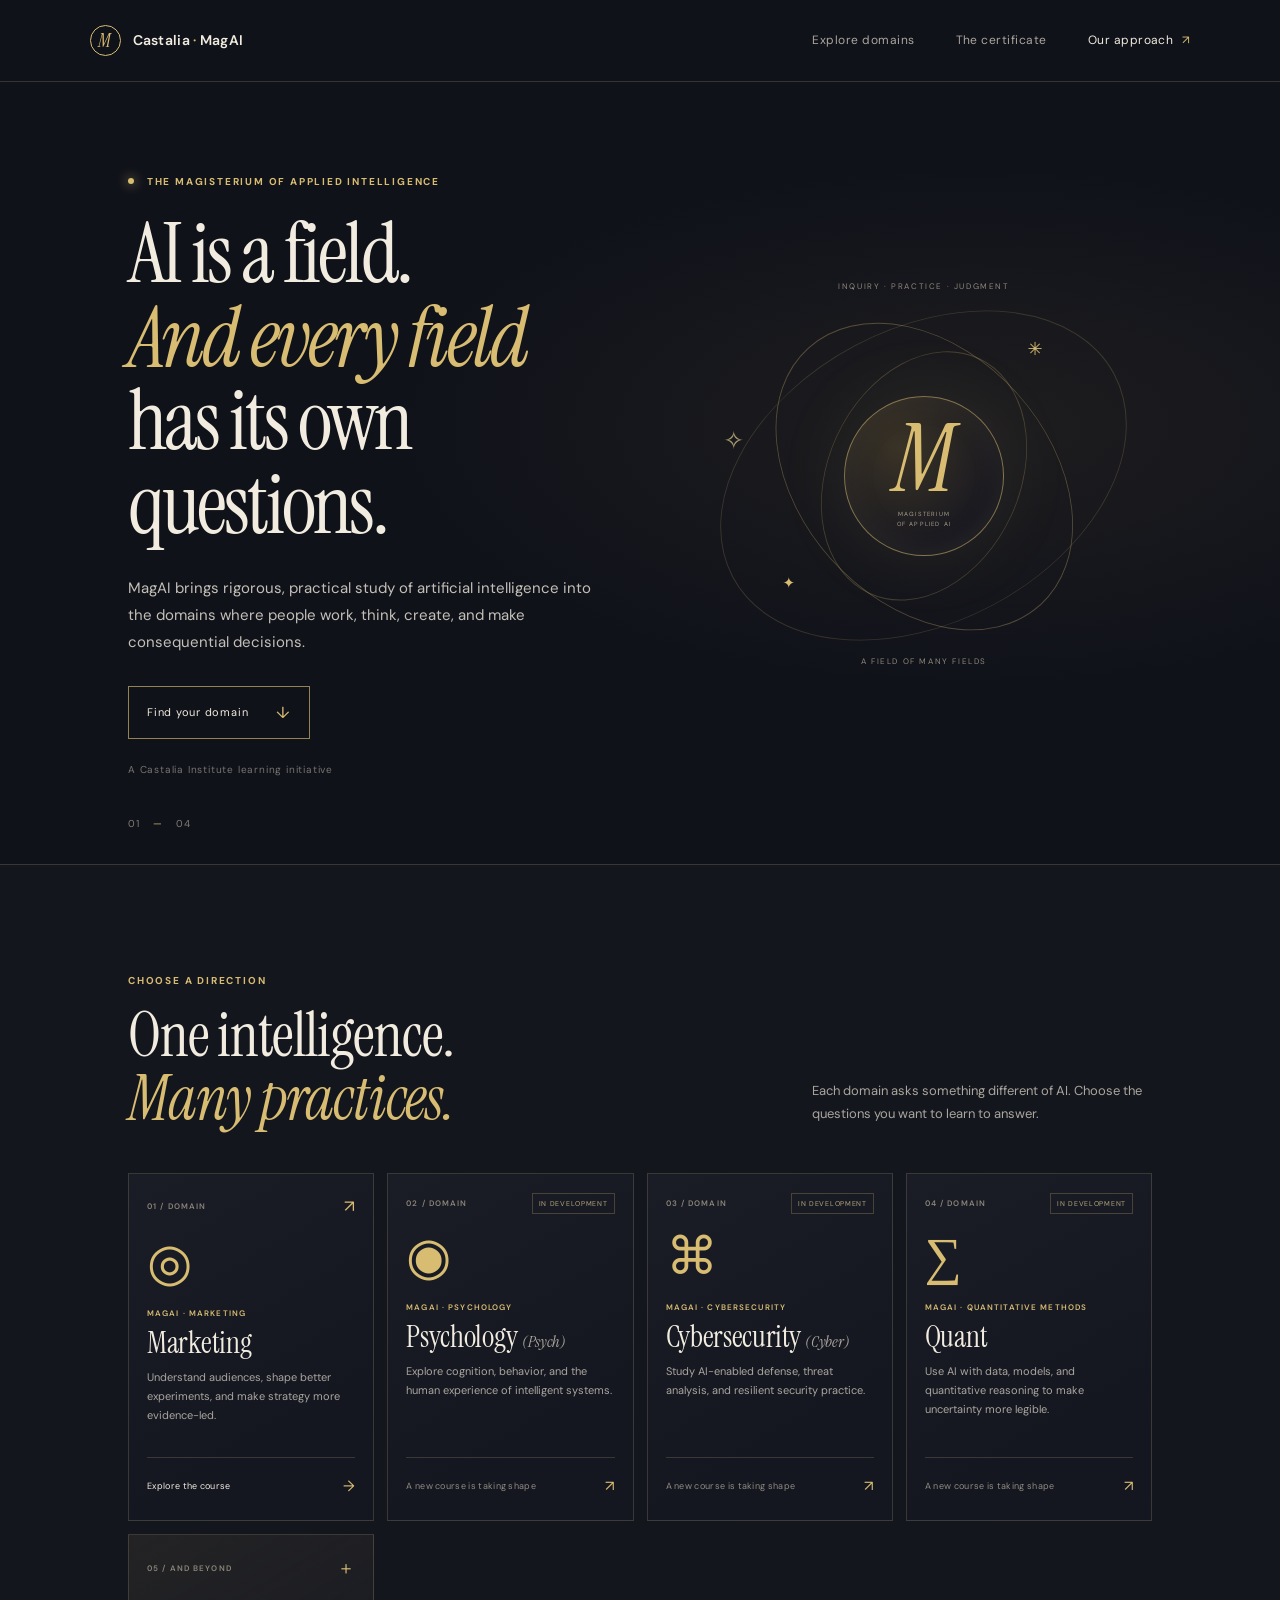
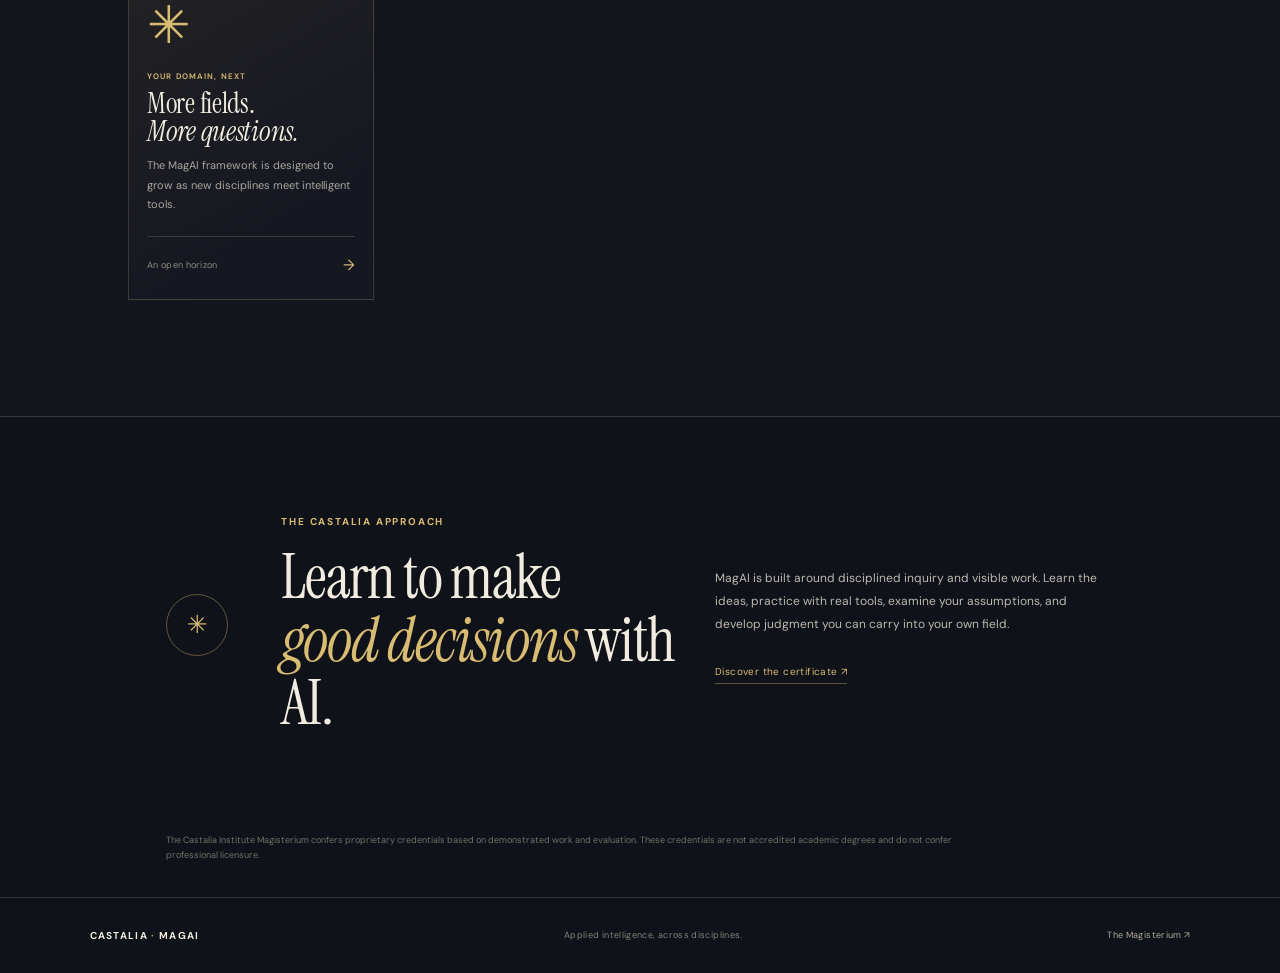
<file: index.html>
<!doctype html>
<html lang="en">
<head>
  <meta charset="utf-8">
  <meta name="viewport" content="width=device-width, initial-scale=1">
  <meta name="theme-color" content="#10121a">
  <meta name="description" content="MagAI by Castalia Institute: applied artificial intelligence across marketing, psychology, cybersecurity, and emerging fields.">
  <title>MagAI — Applied intelligence, across disciplines</title>
  <link rel="preconnect" href="https://fonts.googleapis.com">
  <link rel="preconnect" href="https://fonts.gstatic.com" crossorigin>
  <link href="https://fonts.googleapis.com/css2?family=DM+Sans:wght@400;500;600;700&family=Instrument+Serif:ital@0;1&display=swap" rel="stylesheet">
  <link rel="stylesheet" href="styles.css">
</head>
<body>
  <header class="topbar">
    <a class="wordmark" href="./" aria-label="MagAI home"><span class="sigil">M</span><span>Castalia <i>·</i> MagAI</span></a>
    <nav aria-label="Main navigation">
      <a href="#domains">Explore domains</a>
      <a href="certificate/">The certificate</a>
      <a class="nav-cta" href="#approach">Our approach <span aria-hidden="true">↗</span></a>
    </nav>
  </header>
  <main>
    <section class="hero">
      <div class="hero-copy">
        <p class="eyebrow"><span></span> The Magisterium of applied intelligence</p>
        <h1>AI is a field.<br><em>And every field</em><br>has its own questions.</h1>
        <p class="lede">MagAI brings rigorous, practical study of artificial intelligence into the domains where people work, think, create, and make consequential decisions.</p>
        <a class="button" href="#domains">Find your domain <span aria-hidden="true">↓</span></a>
        <p class="hero-note">A Castalia Institute learning initiative</p>
      </div>
      <div class="hero-art" aria-label="Abstract golden orbital illustration">
        <div class="orbit orbit-one"></div><div class="orbit orbit-two"></div><div class="orbit orbit-three"></div>
        <div class="core"><span class="core-mark">M</span><span class="core-caption">MAGISTERIUM<br>OF APPLIED AI</span></div>
        <span class="star star-a">✳</span><span class="star star-b">✦</span><span class="star star-c">✧</span>
        <span class="art-label label-top">INQUIRY · PRACTICE · JUDGMENT</span>
        <span class="art-label label-bottom">A FIELD OF MANY FIELDS</span>
      </div>
      <div class="hero-index">01 <span>—</span> 04</div>
    </section>
    <section class="domains" id="domains">
      <div class="section-heading">
        <div><p class="eyebrow">Choose a direction</p><h2>One intelligence.<br><em>Many practices.</em></h2></div>
        <p>Each domain asks something different of AI. Choose the questions you want to learn to answer.</p>
      </div>
      <div class="domain-grid">
        <a class="domain-card marketing" href="https://magisterium.castalia.institute/magai/marketing/">
          <div class="card-top"><span class="domain-number">01 / DOMAIN</span><span class="arrow">↗</span></div>
          <div class="domain-symbol">◎</div><div class="domain-meta">MAGAI · MARKETING</div>
          <h3>Marketing</h3><p>Understand audiences, shape better experiments, and make strategy more evidence-led.</p>
          <span class="card-link">Explore the course <b>→</b></span>
        </a>
        <article class="domain-card psychology">
          <div class="card-top"><span class="domain-number">02 / DOMAIN</span><span class="status">IN DEVELOPMENT</span></div>
          <div class="domain-symbol">◉</div><div class="domain-meta">MAGAI · PSYCHOLOGY</div>
          <h3>Psychology <span class="short">(Psych)</span></h3><p>Explore cognition, behavior, and the human experience of intelligent systems.</p>
          <span class="card-link muted-link">A new course is taking shape <b>↗</b></span>
        </article>
        <article class="domain-card cyber">
          <div class="card-top"><span class="domain-number">03 / DOMAIN</span><span class="status">IN DEVELOPMENT</span></div>
          <div class="domain-symbol">⌘</div><div class="domain-meta">MAGAI · CYBERSECURITY</div>
          <h3>Cybersecurity <span class="short">(Cyber)</span></h3><p>Study AI-enabled defense, threat analysis, and resilient security practice.</p>
          <span class="card-link muted-link">A new course is taking shape <b>↗</b></span>
        </article>
        <article class="domain-card quant">
          <div class="card-top"><span class="domain-number">04 / DOMAIN</span><span class="status">IN DEVELOPMENT</span></div>
          <div class="domain-symbol">∑</div><div class="domain-meta">MAGAI · QUANTITATIVE METHODS</div>
          <h3>Quant</h3><p>Use AI with data, models, and quantitative reasoning to make uncertainty more legible.</p>
          <span class="card-link muted-link">A new course is taking shape <b>↗</b></span>
        </article>
        <article class="domain-card future">
          <div class="card-top"><span class="domain-number">05 / AND BEYOND</span><span class="plus">＋</span></div>
          <div class="domain-symbol">✳</div><div class="domain-meta">YOUR DOMAIN, NEXT</div>
          <h3>More fields.<br><em>More questions.</em></h3><p>The MagAI framework is designed to grow as new disciplines meet intelligent tools.</p>
          <span class="card-link muted-link">An open horizon <b>→</b></span>
        </article>
      </div>
    </section>
    <section class="approach" id="approach">
      <div class="approach-mark" aria-hidden="true"><span>✳</span></div>
      <div><p class="eyebrow">The Castalia approach</p><h2>Learn to make<br><em>good decisions</em> with AI.</h2></div>
      <div class="approach-copy"><p>MagAI is built around disciplined inquiry and visible work. Learn the ideas, practice with real tools, examine your assumptions, and develop judgment you can carry into your own field.</p><a href="certificate/">Discover the certificate <span aria-hidden="true">↗</span></a></div>
    </section>
    <section class="disclaimer"><p>The Castalia Institute Magisterium confers proprietary credentials based on demonstrated work and evaluation. These credentials are not accredited academic degrees and do not confer professional licensure.</p></section>
  </main>
  <footer><a class="footer-brand" href="./">CASTALIA <span>·</span> MAGAI</a><span>Applied intelligence, across disciplines.</span><a href="https://magisterium.castalia.institute/">The Magisterium ↗</a></footer>
</body>
</html>
</file>
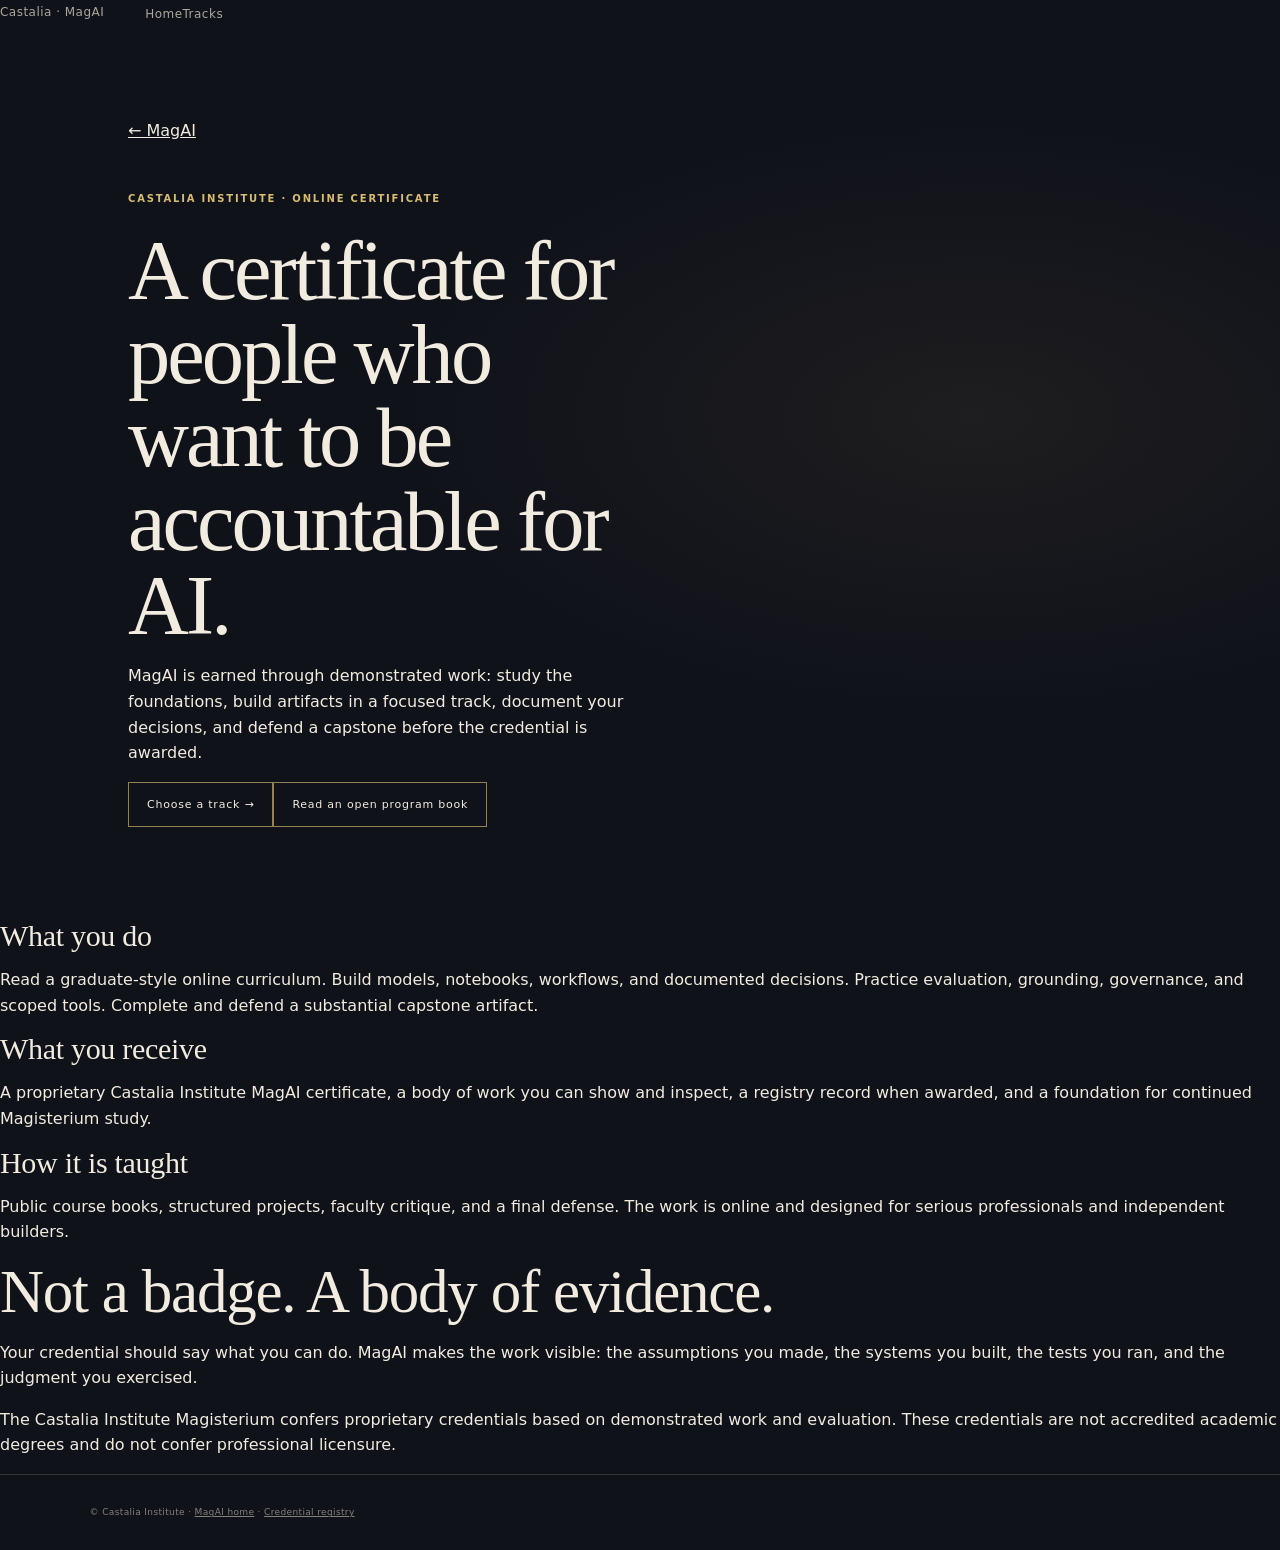
<file: certificate/index.html>
<!doctype html><html lang="en"><head><meta charset="utf-8"><meta name="viewport" content="width=device-width,initial-scale=1"><title>The MagAI Certificate — Castalia Institute</title><meta name="description" content="The Castalia MagAI online certificate: rigorous AI study, inspectable artifacts, and a defended capstone."><link rel="stylesheet" href="../styles.css"></head><body>
<header><div class="wrap"><nav><a class="brand" href="../">Castalia · MagAI</a><div><a href="../">Home</a><a href="../#tracks">Tracks</a></div></nav></div></header>
<main><section class="hero"><div class="wrap"><a href="../">← MagAI</a><div class="eyebrow" style="margin-top:48px">Castalia Institute · Online certificate</div><h1>A certificate for people who want to be accountable for AI.</h1><p class="lead">MagAI is earned through demonstrated work: study the foundations, build artifacts in a focused track, document your decisions, and defend a capstone before the credential is awarded.</p><div class="actions"><a class="button" href="../#tracks">Choose a track →</a><a class="button alt" href="https://magisterium.castalia.institute/magai/marketing/">Read an open program book</a></div></div></section>
<section><div class="wrap"><div class="grid"><article class="card"><h3>What you do</h3><p>Read a graduate-style online curriculum. Build models, notebooks, workflows, and documented decisions. Practice evaluation, grounding, governance, and scoped tools. Complete and defend a substantial capstone artifact.</p></article><article class="card"><h3>What you receive</h3><p>A proprietary Castalia Institute MagAI certificate, a body of work you can show and inspect, a registry record when awarded, and a foundation for continued Magisterium study.</p></article><article class="card"><h3>How it is taught</h3><p>Public course books, structured projects, faculty critique, and a final defense. The work is online and designed for serious professionals and independent builders.</p></article></div></div></section>
<section><div class="wrap"><h2>Not a badge. A body of evidence.</h2><p class="lead">Your credential should say what you can do. MagAI makes the work visible: the assumptions you made, the systems you built, the tests you ran, and the judgment you exercised.</p><p class="small">The Castalia Institute Magisterium confers proprietary credentials based on demonstrated work and evaluation. These credentials are not accredited academic degrees and do not confer professional licensure.</p></div></section></main>
<footer><div class="wrap">© Castalia Institute · <a href="../">MagAI home</a> · <a href="https://magisterium.castalia.institute/registry">Credential registry</a></div></footer></body></html>
</file>
<file: styles.css>
:root{color-scheme:dark;--ink:#10121a;--panel:#171923;--panel-hi:#1d202c;--paper:#f1ecdf;--muted:#aaa69d;--gold:#d8bc72;--line:rgba(222,205,158,.18);--serif:"Instrument Serif",Georgia,serif;--sans:"DM Sans",system-ui,sans-serif}
*{box-sizing:border-box}html{scroll-behavior:smooth}body{margin:0;background:var(--ink);color:var(--paper);font:16px/1.6 var(--sans);-webkit-font-smoothing:antialiased}a{color:inherit}.topbar{height:82px;padding:0 clamp(24px,7vw,112px);display:flex;align-items:center;justify-content:space-between;border-bottom:1px solid var(--line)}.wordmark{display:flex;align-items:center;gap:12px;text-decoration:none;font-size:14px;font-weight:600;letter-spacing:.02em}.wordmark i{color:var(--gold);font-style:normal}.sigil{width:31px;height:31px;border:1px solid var(--gold);border-radius:50%;display:grid;place-items:center;color:var(--gold);font:italic 19px var(--serif)}nav{display:flex;align-items:center;gap:clamp(18px,3.2vw,48px)}nav a{color:var(--muted);text-decoration:none;font-size:12px;letter-spacing:.04em}nav a:hover,footer a:hover{color:var(--gold)}nav .nav-cta{color:var(--paper)}.nav-cta span{color:var(--gold);padding-left:5px}.hero{position:relative;min-height:600px;padding:92px clamp(24px,10vw,160px) 86px;display:grid;grid-template-columns:1.05fr .95fr;align-items:center;gap:5vw;background:radial-gradient(ellipse at 76% 44%,rgba(66,58,44,.28),transparent 42%)}.hero-copy{max-width:620px;z-index:1}.eyebrow{margin:0 0 22px;color:var(--gold);font-size:10px;font-weight:700;letter-spacing:.18em;text-transform:uppercase}.eyebrow span{display:inline-block;width:6px;height:6px;margin:0 9px 1px 0;border-radius:50%;background:var(--gold);box-shadow:0 0 12px var(--gold)}h1,h2,h3{font-weight:400;line-height:1.04}h1{margin:0;font:clamp(54px,6.6vw,92px)/.99 var(--serif);letter-spacing:-.035em}h1 em,h2 em{color:var(--gold);font-weight:400}.lede{max-width:490px;margin:28px 0 30px;color:#c4c0b7;font-size:15px;line-height:1.8}.button{display:inline-flex;align-items:center;gap:28px;padding:13px 18px;border:1px solid rgba(216,188,114,.66);color:var(--paper);text-decoration:none;font-size:11px;letter-spacing:.07em;transition:background .2s,color .2s}.button span{color:var(--gold);font-size:16px}.button:hover{background:var(--gold);color:var(--ink)}.button:hover span{color:var(--ink)}.hero-note{margin:23px 0 0;color:#76746f;font-size:10px;letter-spacing:.08em}.hero-art{position:relative;aspect-ratio:1/1;max-width:500px;width:100%;justify-self:center;display:grid;place-items:center}.orbit{position:absolute;border:1px solid rgba(216,188,114,.19);border-radius:50%;transform:rotate(-28deg) scaleY(.68)}.orbit-one{width:95%;height:95%}.orbit-two{width:76%;height:76%;transform:rotate(48deg) scaleY(.72);border-color:rgba(216,188,114,.32)}.orbit-three{width:57%;height:57%;transform:rotate(-65deg) scaleY(.74);border-color:rgba(216,188,114,.24)}.core{width:35%;aspect-ratio:1;border-radius:50%;display:flex;flex-direction:column;align-items:center;justify-content:center;background:radial-gradient(circle at 35% 32%,#3a3326,#181820 69%);border:1px solid rgba(216,188,114,.54);box-shadow:0 0 80px rgba(216,188,114,.08),inset 0 0 32px rgba(216,188,114,.09)}.core-mark{color:var(--gold);font:italic 92px/.8 var(--serif)}.core-caption{text-align:center;color:#a8a08c;font-size:6px;line-height:1.7;letter-spacing:.2em;margin-top:13px}.star{position:absolute;color:var(--gold)}.star-a{top:19%;right:24%;font-size:18px}.star-b{bottom:24%;left:19%;font-size:15px}.star-c{top:38%;left:6%;font-size:25px;color:#a79972}.art-label{position:absolute;color:#8e8879;font-size:8px;letter-spacing:.2em}.label-top{top:7%;left:50%;transform:translateX(-50%);white-space:nowrap}.label-bottom{bottom:8%;left:50%;transform:translateX(-50%);white-space:nowrap}.hero-index{position:absolute;bottom:32px;left:clamp(24px,10vw,160px);font-size:10px;color:#827e74;letter-spacing:.14em}.hero-index span{color:var(--gold);padding:0 8px}.domains{padding:108px clamp(24px,10vw,160px) 116px;background:#14161e;border-top:1px solid var(--line);border-bottom:1px solid var(--line)}.section-heading{display:flex;justify-content:space-between;align-items:end;gap:40px;margin-bottom:42px}.section-heading .eyebrow{margin-bottom:16px}h2{margin:0;font:clamp(39px,5vw,61px)/1.03 var(--serif);letter-spacing:-.02em}.section-heading>p{max-width:340px;margin:0 0 5px;color:var(--muted);font-size:13px;line-height:1.8}.domain-grid{display:grid;grid-template-columns:repeat(4,minmax(0,1fr));gap:13px}.domain-card{position:relative;min-height:348px;padding:19px 18px 22px;background:linear-gradient(150deg,#1a1c26,#151720 72%);border:1px solid var(--line);text-decoration:none;display:flex;flex-direction:column;transition:transform .22s,border-color .22s,background .22s}.domain-card:hover{transform:translateY(-5px);border-color:rgba(216,188,114,.55);background:linear-gradient(150deg,#22232b,#181a23 72%)}.domain-card:not(a){cursor:default}.domain-card:not(a):hover{transform:none}.card-top{display:flex;justify-content:space-between;align-items:center;min-height:18px}.domain-number,.domain-meta{color:#8a8578;font-size:8px;font-weight:600;letter-spacing:.14em}.arrow{color:var(--gold);font-size:17px}.status{padding:4px 6px;border:1px solid rgba(216,188,114,.25);color:#b4a779;font-size:7px;letter-spacing:.1em}.plus{color:var(--gold);font-size:18px}.domain-symbol{height:87px;display:flex;align-items:center;color:var(--gold);font:52px/.9 var(--serif)}.domain-meta{color:var(--gold);font-size:8px}h3{margin:8px 0 10px;font:30px/1 var(--serif);letter-spacing:-.01em}.short{font:italic 16px var(--serif);color:#aaa69d}.domain-card>p{margin:0 0 22px;color:#a9a69f;font-size:11px;line-height:1.75}.card-link{display:flex;justify-content:space-between;align-items:center;margin-top:auto;padding-top:16px;border-top:1px solid var(--line);color:var(--paper);font-size:9px;letter-spacing:.035em}.card-link b{color:var(--gold);font-size:15px;font-weight:400}.muted-link{color:#8e8b82}.future{background:linear-gradient(150deg,rgba(216,188,114,.08),#161821 74%)}.future h3{font-size:28px}.approach{padding:97px clamp(24px,13vw,205px);display:grid;grid-template-columns:80px 1fr 1fr;align-items:center;gap:35px}.approach-mark{width:62px;height:62px;border:1px solid rgba(216,188,114,.4);border-radius:50%;display:grid;place-items:center;color:var(--gold);font-size:25px}.approach .eyebrow{margin-bottom:17px}.approach-copy p{margin:0 0 21px;color:#bcb8af;font-size:12px;line-height:1.9}.approach-copy a{color:var(--gold);font-size:10px;letter-spacing:.04em;text-decoration:none;border-bottom:1px solid rgba(216,188,114,.4);padding-bottom:5px}.disclaimer{padding:0 clamp(24px,13vw,205px) 34px}.disclaimer p{max-width:800px;margin:0;color:#737168;font-size:9px;line-height:1.7}footer{min-height:76px;padding:18px clamp(24px,7vw,112px);border-top:1px solid var(--line);display:flex;align-items:center;justify-content:space-between;color:#858178;font-size:9px;letter-spacing:.04em}.footer-brand{text-decoration:none;color:var(--paper);font-size:10px;font-weight:700;letter-spacing:.13em}.footer-brand span{color:var(--gold)}footer>a:last-child{text-decoration:none;color:#b2ac9d}
@media(max-width:960px){.hero{padding-left:7vw;padding-right:7vw;gap:2vw}.hero-index{left:7vw}.domain-grid{grid-template-columns:repeat(2,minmax(0,1fr))}.domain-card{min-height:320px}.approach{padding-left:8vw;padding-right:8vw;grid-template-columns:65px 1fr 1fr;gap:22px}}
@media(max-width:640px){.topbar{height:68px;padding:0 20px}.wordmark{font-size:12px}nav{gap:14px}nav a{font-size:9px}nav a:first-child{display:none}.hero{min-height:0;padding:68px 24px 76px;grid-template-columns:1fr;gap:22px}.hero-copy{max-width:520px}h1{font-size:clamp(55px,15vw,78px)}.lede{font-size:13px;margin:23px 0}.hero-art{width:min(83vw,370px)}.hero-index{left:24px;bottom:25px}.domains{padding:75px 20px}.section-heading{display:block;margin-bottom:29px}.section-heading>p{margin-top:20px}.domain-grid{gap:10px}.domain-card{min-height:315px;padding:15px 13px 17px}.domain-symbol{height:68px;font-size:44px}h3{font-size:25px}.short{font-size:13px}.domain-card>p{font-size:10px}.domain-number{font-size:7px}.status{font-size:6px;padding:3px 4px}.approach{padding:69px 24px;grid-template-columns:52px 1fr;gap:18px}.approach-mark{width:48px;height:48px}.approach h2{font-size:43px}.approach-copy{grid-column:2}.disclaimer{padding:0 24px 27px}footer{padding:20px 24px;gap:12px;flex-wrap:wrap}footer>span:nth-child(2){order:3;width:100%}}
@media(max-width:380px){.domain-grid{grid-template-columns:1fr}.domain-card{min-height:285px}.hero-art{width:100%}.art-label{font-size:7px}}
@media(prefers-reduced-motion:reduce){html{scroll-behavior:auto}.domain-card{transition:none}}
</file>
